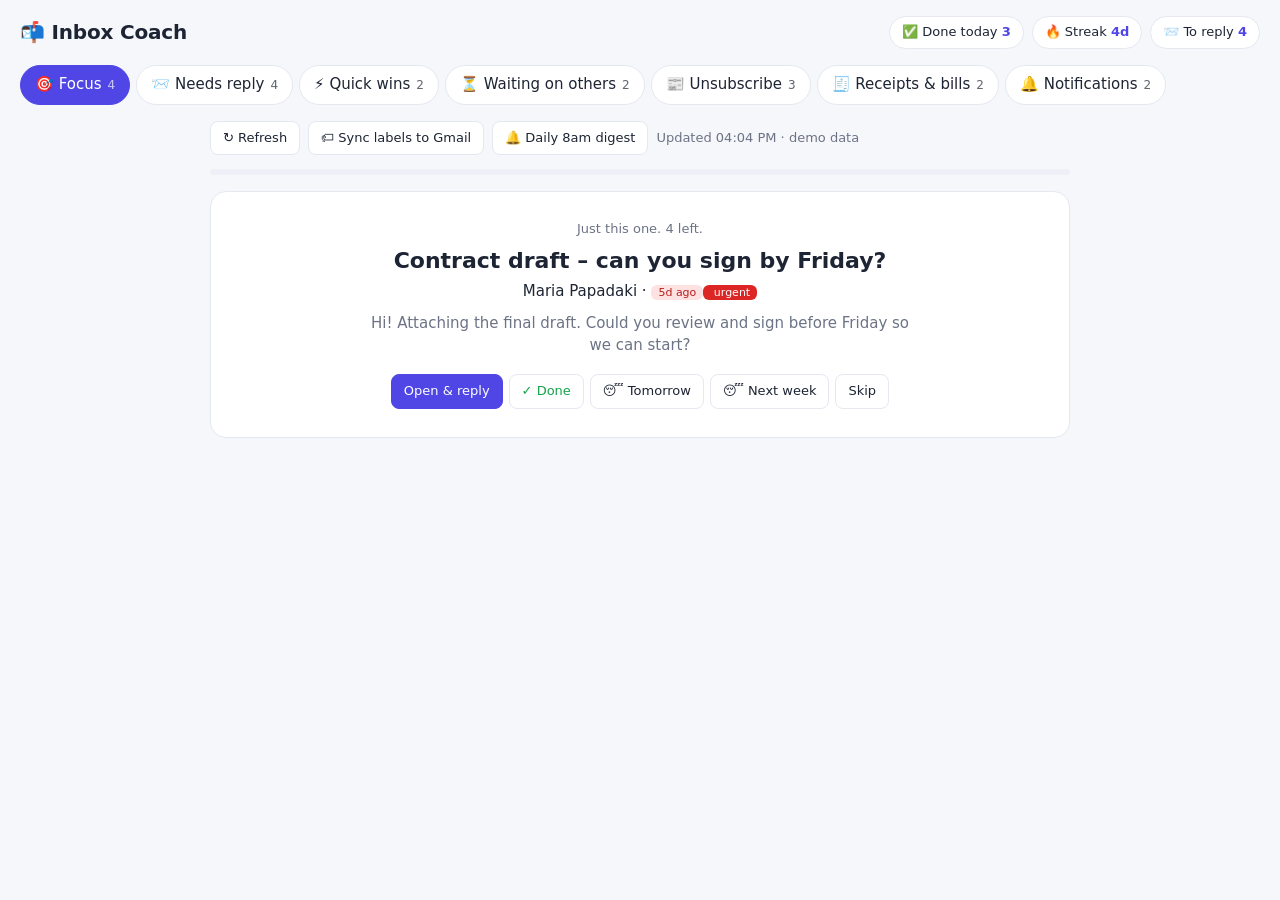
<file: src/Dashboard.html>
<!DOCTYPE html>
<html lang="en">
<head>
<meta charset="utf-8">
<meta name="viewport" content="width=device-width, initial-scale=1">
<title>Inbox Coach</title>
<style>
  :root {
    --bg:#f6f7fb; --card:#fff; --text:#1d2433; --muted:#6b7385; --line:#e5e8f0;
    --brand:#4f46e5; --brand-ink:#fff; --ok:#16a34a; --warn:#d97706; --bad:#dc2626; --chip:#eef0f7;
  }
  @media (prefers-color-scheme: dark) {
    :root { --bg:#0f1219; --card:#171b25; --text:#e8ebf3; --muted:#9aa3b5; --line:#262c3a; --brand:#818cf8; --brand-ink:#0f1219; --chip:#222838; }
  }
  * { box-sizing: border-box; }
  body { margin:0; font:15px/1.45 system-ui,-apple-system,"Segoe UI",Roboto,sans-serif; background:var(--bg); color:var(--text); }
  header { display:flex; flex-wrap:wrap; gap:12px; align-items:center; justify-content:space-between; padding:16px 20px; }
  h1 { font-size:20px; margin:0; letter-spacing:-.01em; }
  .stats { display:flex; gap:8px; flex-wrap:wrap; }
  .pill { background:var(--card); border:1px solid var(--line); border-radius:999px; padding:6px 12px; font-size:13px; }
  .pill b { color:var(--brand); }
  nav { display:flex; gap:6px; padding:0 20px 12px; overflow-x:auto; }
  nav button { white-space:nowrap; border:1px solid var(--line); background:var(--card); color:var(--text); border-radius:999px; padding:8px 14px; cursor:pointer; font:inherit; }
  nav button.on { background:var(--brand); color:var(--brand-ink); border-color:var(--brand); }
  nav .n { opacity:.7; margin-left:6px; font-size:12px; }
  main { padding:0 20px 80px; max-width:900px; margin:0 auto; }
  .toolbar { display:flex; gap:8px; flex-wrap:wrap; margin:4px 0 14px; align-items:center; }
  .muted { color:var(--muted); font-size:13px; }
  button.btn { border:1px solid var(--line); background:var(--card); color:var(--text); border-radius:8px; padding:7px 12px; cursor:pointer; font:inherit; font-size:13px; }
  button.btn:hover { border-color:var(--brand); }
  button.btn.primary { background:var(--brand); color:var(--brand-ink); border-color:var(--brand); }
  button.btn.ok { color:var(--ok); }
  button:disabled { opacity:.5; cursor:default; }
  .row { display:flex; gap:12px; align-items:flex-start; background:var(--card); border:1px solid var(--line); border-radius:12px; padding:12px 14px; margin-bottom:8px; }
  .avatar { flex:none; width:36px; height:36px; border-radius:50%; background:var(--chip); display:grid; place-items:center; font-weight:600; color:var(--brand); }
  .body { flex:1; min-width:0; }
  .top { display:flex; gap:8px; align-items:baseline; flex-wrap:wrap; }
  .from { font-weight:600; }
  .subj { overflow:hidden; text-overflow:ellipsis; white-space:nowrap; }
  .snip { color:var(--muted); font-size:13px; overflow:hidden; text-overflow:ellipsis; white-space:nowrap; }
  .tag { font-size:11px; border-radius:6px; padding:1px 7px; background:var(--chip); color:var(--muted); }
  .tag.age-hot { background:#fee2e2; color:#b91c1c; } .tag.age-warm { background:#ffedd5; color:#9a3412; }
  .tag.urgent { background:var(--bad); color:#fff; } .tag.quick { background:#dcfce7; color:#166534; }
  .acts { display:flex; gap:6px; flex-wrap:wrap; margin-top:8px; }
  .empty { text-align:center; padding:48px 12px; color:var(--muted); }
  .empty .big { font-size:40px; }
  .focus { background:var(--card); border:1px solid var(--line); border-radius:16px; padding:28px; text-align:center; }
  .focus h2 { margin:6px 0 4px; font-size:22px; } .focus .snip { white-space:normal; margin:10px auto 18px; max-width:560px; font-size:15px; }
  .focus .acts { justify-content:center; } .bar { height:6px; background:var(--chip); border-radius:99px; overflow:hidden; margin:0 0 16px; }
  .bar i { display:block; height:100%; background:var(--brand); transition:width .3s; }
  .status { font-size:12px; margin-left:auto; } .status.ok { color:var(--ok); } .status.bad { color:var(--bad); }
  #toast { position:fixed; left:50%; bottom:24px; transform:translateX(-50%); background:var(--text); color:var(--bg); padding:10px 16px; border-radius:10px; opacity:0; pointer-events:none; transition:opacity .2s; max-width:90vw; }
  #toast.show { opacity:1; }
  .loading { text-align:center; padding:60px; color:var(--muted); }
  input[type=checkbox] { width:18px; height:18px; margin-top:8px; accent-color:var(--brand); }
</style>
</head>
<body>
<header>
  <h1>📬 Inbox Coach</h1>
  <div class="stats" id="stats"></div>
</header>
<nav id="tabs"></nav>
<main id="view"><div class="loading">Scanning your inbox…</div></main>
<div id="toast"></div>

<script>
const TABS = [
  { id:'focus',        label:'🎯 Focus' },
  { id:'reply',        label:'📨 Needs reply' },
  { id:'quick',        label:'⚡ Quick wins' },
  { id:'waiting',      label:'⏳ Waiting on others' },
  { id:'unsub',        label:'📰 Unsubscribe' },
  { id:'receipt',      label:'🧾 Receipts & bills' },
  { id:'notification', label:'🔔 Notifications' }
];
let state = { data:null, tab:'focus', skipped:new Set(), focusStart:0, selected:new Set(), unsubStatus:{} };

/* ---------- Server bridge (falls back to demo data outside Apps Script) ---------- */
const DEMO = typeof google === 'undefined' || !google.script;
function call(fn, ...args) {
  if (!DEMO) return new Promise((ok, bad) => google.script.run.withSuccessHandler(ok).withFailureHandler(bad)[fn](...args));
  return demoCall(fn, ...args);
}
function demoCall(fn, ...args) {
  return new Promise(res => setTimeout(() => {
    if (fn === 'apGetDashboard') return res(demoData());
    if (fn === 'apMarkDone' || fn === 'apSnooze') { state.data.stats.doneToday++; return res(state.data.stats); }
    if (fn === 'apUnsubscribe') return res({ email:args[0], status: args[0].includes('promo') ? 'manual' : 'unsubscribed', openUrl:'#' });
    if (fn === 'apSyncLabels') return res({ labelled: state.data.items.length });
    res(true);
  }, 250));
}
function demoData() {
  const d = n => new Date(Date.now() - n * 86400000).toISOString();
  const mk = (i, o) => Object.assign({ id:'t'+i, messages:1, unread:false, urgent:false, quick:false, priority:0, unsubMethod:'none', url:'#', snippet:'' }, o);
  const items = [
    mk(1,{category:'reply',fromName:'Maria Papadaki',fromEmail:'maria@studio.gr',subject:'Contract draft – can you sign by Friday?',snippet:'Hi! Attaching the final draft. Could you review and sign before Friday so we can start?',daysAgo:5,date:d(5),urgent:true,unread:true,priority:80}),
    mk(2,{category:'reply',fromName:'Nikos',fromEmail:'nikos@gmail.com',subject:'Dinner Saturday?',snippet:'Are you free around 8?',daysAgo:2,date:d(2),quick:true,priority:30}),
    mk(3,{category:'reply',fromName:'Clara from Acme',fromEmail:'clara@acme.io',subject:'Quick question about the proposal',snippet:'Do you have the revised pricing? We can finalize next week if so.',daysAgo:8,date:d(8),priority:45}),
    mk(4,{category:'reply',fromName:'Dr. Alexiou',fromEmail:'office@clinic.gr',subject:'Appointment confirmation',snippet:'Please confirm your slot.',daysAgo:1,date:d(1),quick:true,priority:20}),
    mk(5,{category:'waiting',fromName:'Landlord',fromEmail:'landlord@x.com',subject:'Re: Repair request',snippet:'',daysAgo:6,date:d(6),priority:30}),
    mk(6,{category:'waiting',fromName:'Design agency',fromEmail:'hi@agency.co',subject:'Logo files',snippet:'',daysAgo:3,date:d(3),priority:15}),
    mk(7,{category:'newsletter',fromName:'Fashion Deals',fromEmail:'promo@fashiondeals.com',subject:'50% off today only!',daysAgo:0,date:d(0),unsubMethod:'link'}),
    mk(8,{category:'newsletter',fromName:'Fashion Deals',fromEmail:'promo@fashiondeals.com',subject:'New arrivals',daysAgo:2,date:d(2),unsubMethod:'link'}),
    mk(9,{category:'newsletter',fromName:'Medium Digest',fromEmail:'noreply@medium.com',subject:'Stories for you',daysAgo:1,date:d(1),unsubMethod:'one-click'}),
    mk(10,{category:'newsletter',fromName:'Tech Weekly',fromEmail:'news@techweekly.io',subject:'This week in tech',daysAgo:3,date:d(3),unsubMethod:'mailto'}),
    mk(11,{category:'newsletter',fromName:'Tech Weekly',fromEmail:'news@techweekly.io',subject:'Last week in tech',daysAgo:10,date:d(10),unsubMethod:'mailto'}),
    mk(12,{category:'receipt',fromName:'Amazon',fromEmail:'orders@amazon.com',subject:'Your order has shipped',daysAgo:1,date:d(1)}),
    mk(13,{category:'receipt',fromName:'Vodafone',fromEmail:'billing@vodafone.gr',subject:'Your bill is ready',daysAgo:4,date:d(4)}),
    mk(14,{category:'notification',fromName:'GitHub',fromEmail:'notifications@github.com',subject:'[repo] New comment on PR',daysAgo:0,date:d(0)}),
    mk(15,{category:'notification',fromName:'LinkedIn',fromEmail:'notifications@linkedin.com',subject:'You appeared in 5 searches',daysAgo:2,date:d(2)})
  ];
  return { items, senders: groupSenders(items), stats:{doneToday:3,streak:4}, generatedAt:new Date().toISOString(), dashboardUrl:'', digestOn:false };
}
/* tiny copy of server-side groupSenders for demo mode only */
function groupSenders(items){const m={},r={'one-click':3,mailto:2,link:1,none:0};items.forEach(i=>{if(i.category!=='newsletter')return;const g=m[i.fromEmail]||(m[i.fromEmail]={email:i.fromEmail,name:i.fromName,count:0,lastDate:i.date,method:'none'});g.count++;if(i.date>g.lastDate)g.lastDate=i.date;if(r[i.unsubMethod]>r[g.method])g.method=i.unsubMethod});return Object.values(m).sort((a,b)=>b.count-a.count)}

/* ---------- Helpers ---------- */
const $ = s => document.querySelector(s);
const el = (tag, props = {}, ...kids) => {
  const n = document.createElement(tag);
  for (const [k, v] of Object.entries(props)) {
    if (v == null) continue;
    if (k === 'class') n.className = v; else if (k.startsWith('on')) n.addEventListener(k.slice(2), v);
    else if (k === 'checked') n.checked = v; else n.setAttribute(k, v);
  }
  kids.flat().forEach(c => n.append(c instanceof Node ? c : document.createTextNode(c ?? '')));
  return n;
};
function toast(msg) { const t = $('#toast'); t.textContent = msg; t.classList.add('show'); clearTimeout(toast.t); toast.t = setTimeout(() => t.classList.remove('show'), 2600); }
const items = cat => state.data.items.filter(i => i.category === cat);
const lists = {
  reply: () => items('reply'), quick: () => items('reply').filter(i => i.quick),
  waiting: () => items('waiting'), receipt: () => items('receipt'), notification: () => items('notification')
};
function ageTag(i) { return el('span', { class: 'tag ' + (i.daysAgo >= 5 ? 'age-hot' : i.daysAgo >= 2 ? 'age-warm' : '') }, i.daysAgo === 0 ? 'today' : i.daysAgo + 'd ago'); }

/* ---------- Actions ---------- */
async function act(fn, item, ...args) {
  state.data.items = state.data.items.filter(i => i.id !== item.id);
  render();
  try { state.data.stats = await call(fn, item.id, ...args); toast(fn === 'apMarkDone' ? 'Done ✅  Keep going!' : 'Snoozed 😴'); renderStats(); }
  catch (e) { toast('Something failed – reloading'); load(true); }
}
async function load(force) {
  $('#view').replaceChildren(el('div', { class: 'loading' }, 'Scanning your inbox…'));
  try { state.data = await call('apGetDashboard', !!force); state.focusStart = state.data.items.filter(i => i.category === 'reply').length; render(); }
  catch (e) { $('#view').replaceChildren(el('div', { class: 'empty' }, 'Could not load: ' + (e.message || e))); }
}

/* ---------- Rendering ---------- */
function renderStats() {
  const s = state.data.stats;
  $('#stats').replaceChildren(
    el('span', { class: 'pill' }, '✅ Done today ', el('b', {}, s.doneToday)),
    el('span', { class: 'pill' }, '🔥 Streak ', el('b', {}, s.streak + 'd')),
    el('span', { class: 'pill' }, '📨 To reply ', el('b', {}, items('reply').length)));
}
function renderTabs() {
  const count = { focus: items('reply').length, reply: items('reply').length, quick: lists.quick().length, waiting: items('waiting').length,
    unsub: state.data.senders.length, receipt: items('receipt').length, notification: items('notification').length };
  $('#tabs').replaceChildren(...TABS.map(t => el('button', { class: state.tab === t.id ? 'on' : '', onclick: () => { state.tab = t.id; render(); } },
    t.label, el('span', { class: 'n' }, count[t.id]))));
}
function itemRow(i) {
  const acts = el('div', { class: 'acts' },
    el('a', { href: i.url, target: '_blank', rel: 'noopener' }, el('button', { class: 'btn primary' }, i.category === 'waiting' ? 'Open / nudge' : 'Open & reply')),
    el('button', { class: 'btn ok', onclick: () => act('apMarkDone', i) }, '✓ Done'),
    ...(i.category === 'waiting' ? [] : [1, 3, 7].map(d => el('button', { class: 'btn', onclick: () => act('apSnooze', i, d) }, '😴 ' + d + 'd'))));
  return el('div', { class: 'row' },
    el('div', { class: 'avatar' }, (i.fromName || '?')[0].toUpperCase()),
    el('div', { class: 'body' },
      el('div', { class: 'top' }, el('span', { class: 'from' }, i.fromName), ageTag(i),
        i.urgent ? el('span', { class: 'tag urgent' }, 'urgent') : '', i.quick ? el('span', { class: 'tag quick' }, '⚡ 2-min') : ''),
      el('div', { class: 'subj' }, i.subject), i.snippet ? el('div', { class: 'snip' }, i.snippet) : '', acts));
}
function renderList(list, emptyMsg) {
  if (!list.length) return el('div', { class: 'empty' }, el('div', { class: 'big' }, '🎉'), emptyMsg);
  return el('div', {}, list.map(itemRow));
}
function renderFocus() {
  const queue = items('reply').filter(i => !state.skipped.has(i.id));
  const total = Math.max(state.focusStart, 1), left = items('reply').length;
  const bar = el('div', { class: 'bar' }, el('i', { style: `width:${Math.round(100 * (total - left) / total)}%` }));
  if (!queue.length) return el('div', {}, bar, el('div', { class: 'empty' }, el('div', { class: 'big' }, '🎉'),
    left ? 'You skipped the rest – they will be back next time.' : 'Nothing left to reply to. You did it!'));
  const i = queue[0];
  return el('div', {}, bar, el('div', { class: 'focus' },
    el('div', { class: 'muted' }, `Just this one. ${left} left.`),
    el('h2', {}, i.subject), el('div', {}, i.fromName, ' · ', ageTag(i), i.urgent ? el('span', { class: 'tag urgent' }, ' urgent') : ''),
    el('div', { class: 'snip' }, i.snippet || ''),
    el('div', { class: 'acts' },
      el('a', { href: i.url, target: '_blank', rel: 'noopener' }, el('button', { class: 'btn primary' }, 'Open & reply')),
      el('button', { class: 'btn ok', onclick: () => act('apMarkDone', i) }, '✓ Done'),
      el('button', { class: 'btn', onclick: () => act('apSnooze', i, 1) }, '😴 Tomorrow'),
      el('button', { class: 'btn', onclick: () => act('apSnooze', i, 7) }, '😴 Next week'),
      el('button', { class: 'btn', onclick: () => { state.skipped.add(i.id); render(); } }, 'Skip'))));
}
function renderUnsub() {
  const senders = state.data.senders;
  if (!senders.length) return el('div', { class: 'empty' }, el('div', { class: 'big' }, '🧹'), 'No newsletters found in the last 60 days.');
  const label = { 'one-click': 'one-click', mailto: 'by email', link: 'needs a click', none: 'no link – mute' };
  const runOne = async s => {
    state.unsubStatus[s.email] = '…'; render();
    try {
      const r = await call('apUnsubscribe', s.email);
      state.unsubStatus[s.email] = { unsubscribed: '✓ unsubscribed', muted: '✓ archived & muted', manual: '→ confirm on the page that opened', failed: '✗ failed – try manually' }[r.status];
      if (r.openUrl && !DEMO) window.open(r.openUrl, '_blank', 'noopener');
      if (r.status !== 'failed') { state.selected.delete(s.email); }
    } catch (e) { state.unsubStatus[s.email] = '✗ error'; }
    render();
  };
  const bulk = async () => { for (const s of senders.filter(x => state.selected.has(x.email))) await runOne(s); };
  const all = senders.every(s => state.selected.has(s.email));
  const bar = el('div', { class: 'toolbar' },
    el('button', { class: 'btn', onclick: () => { senders.forEach(s => all ? state.selected.delete(s.email) : state.selected.add(s.email)); render(); } }, all ? 'Select none' : 'Select all'),
    el('button', { class: 'btn primary', disabled: state.selected.size ? null : 'disabled', onclick: bulk }, `Unsubscribe selected (${state.selected.size})`),
    el('span', { class: 'muted' }, 'Unsubscribes, archives what is in your inbox, and filters future mail out of it.'));
  const rows = senders.map(s => {
    const st = state.unsubStatus[s.email];
    return el('div', { class: 'row' },
      el('input', { type: 'checkbox', checked: state.selected.has(s.email), onchange: e => { e.target.checked ? state.selected.add(s.email) : state.selected.delete(s.email); render(); } }),
      el('div', { class: 'body' }, el('div', { class: 'top' }, el('span', { class: 'from' }, s.name), el('span', { class: 'muted' }, s.email),
        el('span', { class: 'tag' }, s.count + ' email' + (s.count > 1 ? 's' : '')), el('span', { class: 'tag' }, label[s.method])),
        st ? el('div', { class: 'status ' + (st.startsWith('✓') ? 'ok' : st.startsWith('✗') ? 'bad' : '') }, st) : ''),
      el('button', { class: 'btn', disabled: st === '…' ? 'disabled' : null, onclick: () => runOne(s) }, 'Unsubscribe'));
  });
  return el('div', {}, bar, rows);
}
function render() {
  if (!state.data) return;
  renderStats(); renderTabs();
  const toolbar = el('div', { class: 'toolbar' },
    el('button', { class: 'btn', onclick: () => load(true) }, '↻ Refresh'),
    el('button', { class: 'btn', onclick: async () => { toast('Labelling…'); const r = await call('apSyncLabels'); toast(`Labelled ${r.labelled} threads under AP/ in Gmail`); } }, '🏷 Sync labels to Gmail'),
    el('button', { class: 'btn', onclick: async () => { await call(state.data.digestOn ? 'apRemoveTriggers' : 'apInstallTriggers'); state.data.digestOn = !state.data.digestOn; toast(state.data.digestOn ? 'Daily 8am digest on' : 'Daily digest off'); render(); } },
      state.data.digestOn ? '🔕 Turn off daily digest' : '🔔 Daily 8am digest'),
    el('span', { class: 'muted' }, 'Updated ' + new Date(state.data.generatedAt).toLocaleTimeString([], { hour: '2-digit', minute: '2-digit' }) + (DEMO ? ' · demo data' : '')));
  const body = { focus: renderFocus,
    reply: () => renderList(lists.reply(), 'Nobody is waiting on you.'),
    quick: () => renderList(lists.quick(), 'No quick wins right now.'),
    waiting: () => renderList(lists.waiting(), 'Nobody owes you a reply (that you know of).'),
    unsub: renderUnsub,
    receipt: () => renderList(lists.receipt(), 'No receipts or bills.'),
    notification: () => renderList(lists.notification(), 'No notifications.') }[state.tab]();
  $('#view').replaceChildren(toolbar, body);
}
load(false);
</script>
</body>
</html>
</file>
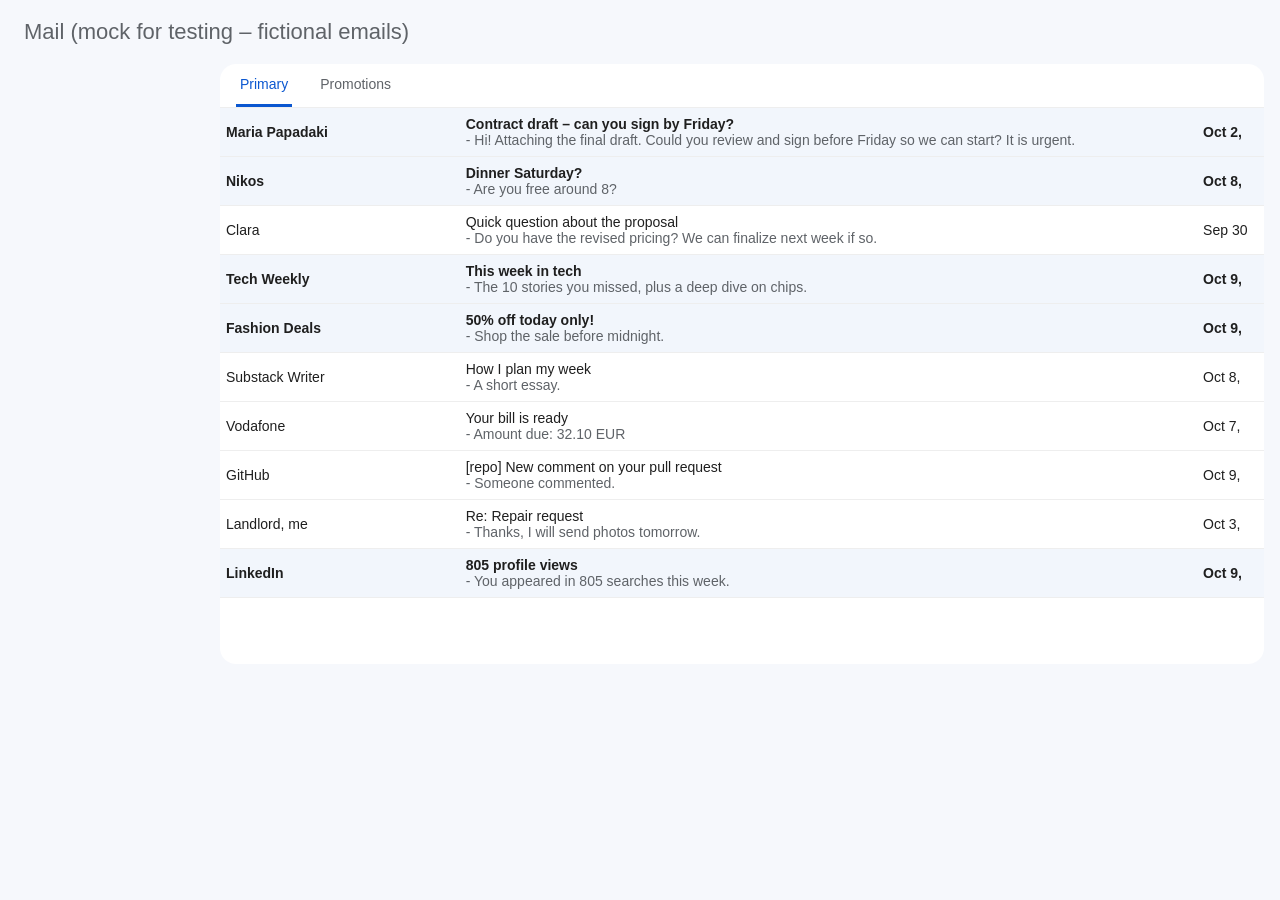
<file: test/mock-gmail.html>
<!doctype html><html><head><meta charset="utf-8"><title>Inbox (3) - alex@example.com - Mail</title>
<style>body{margin:0;font:14px Roboto,Arial,sans-serif;background:#f6f8fc;color:#1f1f1f}
.top{height:64px;display:flex;align-items:center;padding:0 24px;font-size:22px;color:#5f6368}
div[role=main]{margin:0 16px 0 220px;background:#fff;border-radius:16px;min-height:600px}
table{width:100%;border-collapse:collapse} td{padding:8px 6px;border-bottom:1px solid #eee}
tr.zE{font-weight:700;background:#f2f6fc} .yW{width:190px} .y2{font-weight:400;color:#5f6368}
.tabs{display:flex;gap:24px;padding:0 16px;border-bottom:1px solid #eee}[role=tab]{padding:12px 4px;color:#5f6368}[aria-selected=true]{color:#0b57d0;border-bottom:3px solid #0b57d0}</style></head>
<body><div class="top">Mail (mock for testing – fictional emails)</div>
<div role="main"><div class="tabs"><div role="tab" aria-selected="true">Primary</div><div role="tab">Promotions</div></div><table><tbody id="rows"></tbody></table></div>
<script>
const rows=[
 ['Maria Papadaki','maria@studio.gr','Contract draft – can you sign by Friday?','Hi! Attaching the final draft. Could you review and sign before Friday so we can start? It is urgent.','Fri, Oct 2, 2026, 9:00 AM',1,'t1'],
 ['Nikos','nikos@gmail.com','Dinner Saturday?','Are you free around 8?','Thu, Oct 8, 2026, 6:10 PM',1,'t2'],
 ['Clara','clara@acme.io','Quick question about the proposal','Do you have the revised pricing? We can finalize next week if so.','Wed, Sep 30, 2026, 2:00 PM',0,'t3'],
 ['Tech Weekly','news@techweekly.io','This week in tech','The 10 stories you missed, plus a deep dive on chips.','Fri, Oct 9, 2026, 7:00 AM',1,'t4'],
 ['Fashion Deals','promo@fashiondeals.com','50% off today only!','Shop the sale before midnight.','Fri, Oct 9, 2026, 5:00 AM',1,'t5'],
 ['Substack Writer','writer@substack.com','How I plan my week','A short essay.','Thu, Oct 8, 2026, 5:00 AM',0,'t6'],
 ['Vodafone','billing@vodafone.gr','Your bill is ready','Amount due: 32.10 EUR','Wed, Oct 7, 2026, 8:00 AM',0,'t7'],
 ['GitHub','notifications@github.com','[repo] New comment on your pull request','Someone commented.','Fri, Oct 9, 2026, 8:30 AM',0,'t8'],
 ['Landlord, me','alex@example.com','Re: Repair request','Thanks, I will send photos tomorrow.','Sat, Oct 3, 2026, 11:00 AM',0,'t9','landlord@home.com'],
 ['LinkedIn','messages-noreply@linkedin.com','805 profile views','You appeared in 805 searches this week.','Fri, Oct 9, 2026, 8:00 AM',1,'t10']
];
const PAGE=50, all=rows.slice();
if(location.search.includes('big')){const T=[['Writer','w%@substack.com','Essay #','A short essay.'],['GitHub','notifications@github.com','[repo] Comment #','Someone commented.'],['Billing','billing@shop%.com','Your bill is ready #','Amount due.'],['Person ','p%@gmail.com','Hello #','Can we talk?']];
for(let i=0;i<120;i++){const t=T[i%4];all.push([t[0]+(i%4===3?i:''),t[1].replace('%',i%4===3?i:i%6),t[2]+i,t[3],'Oct '+(1+i%9)+', 2026, 9:00 AM',i%3===0?1:0,'g'+i]);}}
function render(){const m=location.hash.match(/\/p(\d+)$/),p=m?+m[1]:1;let list=all;
const sm=location.hash.match(/^#search\/([^\/]+)/);if(sm){const q=decodeURIComponent(sm[1]).toLowerCase();list=all.filter(r=>(r[0]+r[1]+r[2]+r[3]).toLowerCase().includes(q))}
document.getElementById('rows').innerHTML=list.slice((p-1)*PAGE,p*PAGE).map(row).join('')}
window.addEventListener('hashchange',()=>setTimeout(render,80));
function row(r){
 const sp = r[7] ? `<span class="zF" email="${r[7]}" name="${r[0].split(',')[0]}">${r[0].split(',')[0]}</span>, <span class="zF" email="${r[1]}" name="me">me</span>` : `<span class="zF" email="${r[1]}" name="${r[0]}">${r[0]}</span>`;
 return `<tr class="zA${r[5]?' zE':''}"><td class="yX xY"><div class="yW">${sp}</div></td><td class="xY a4W"><div class="xS"><div class="xT"><div class="y6"><span class="bqe"><span class="bog" data-legacy-thread-id="${r[6]}">${r[2]}</span></span></div><span class="y2"> - ${r[3]}</span></div></div></td><td class="xW xY"><span title="${r[4]}">${r[4].slice(5,11)}</span></td></tr>`}
render();
</script></body></html>
</file>
